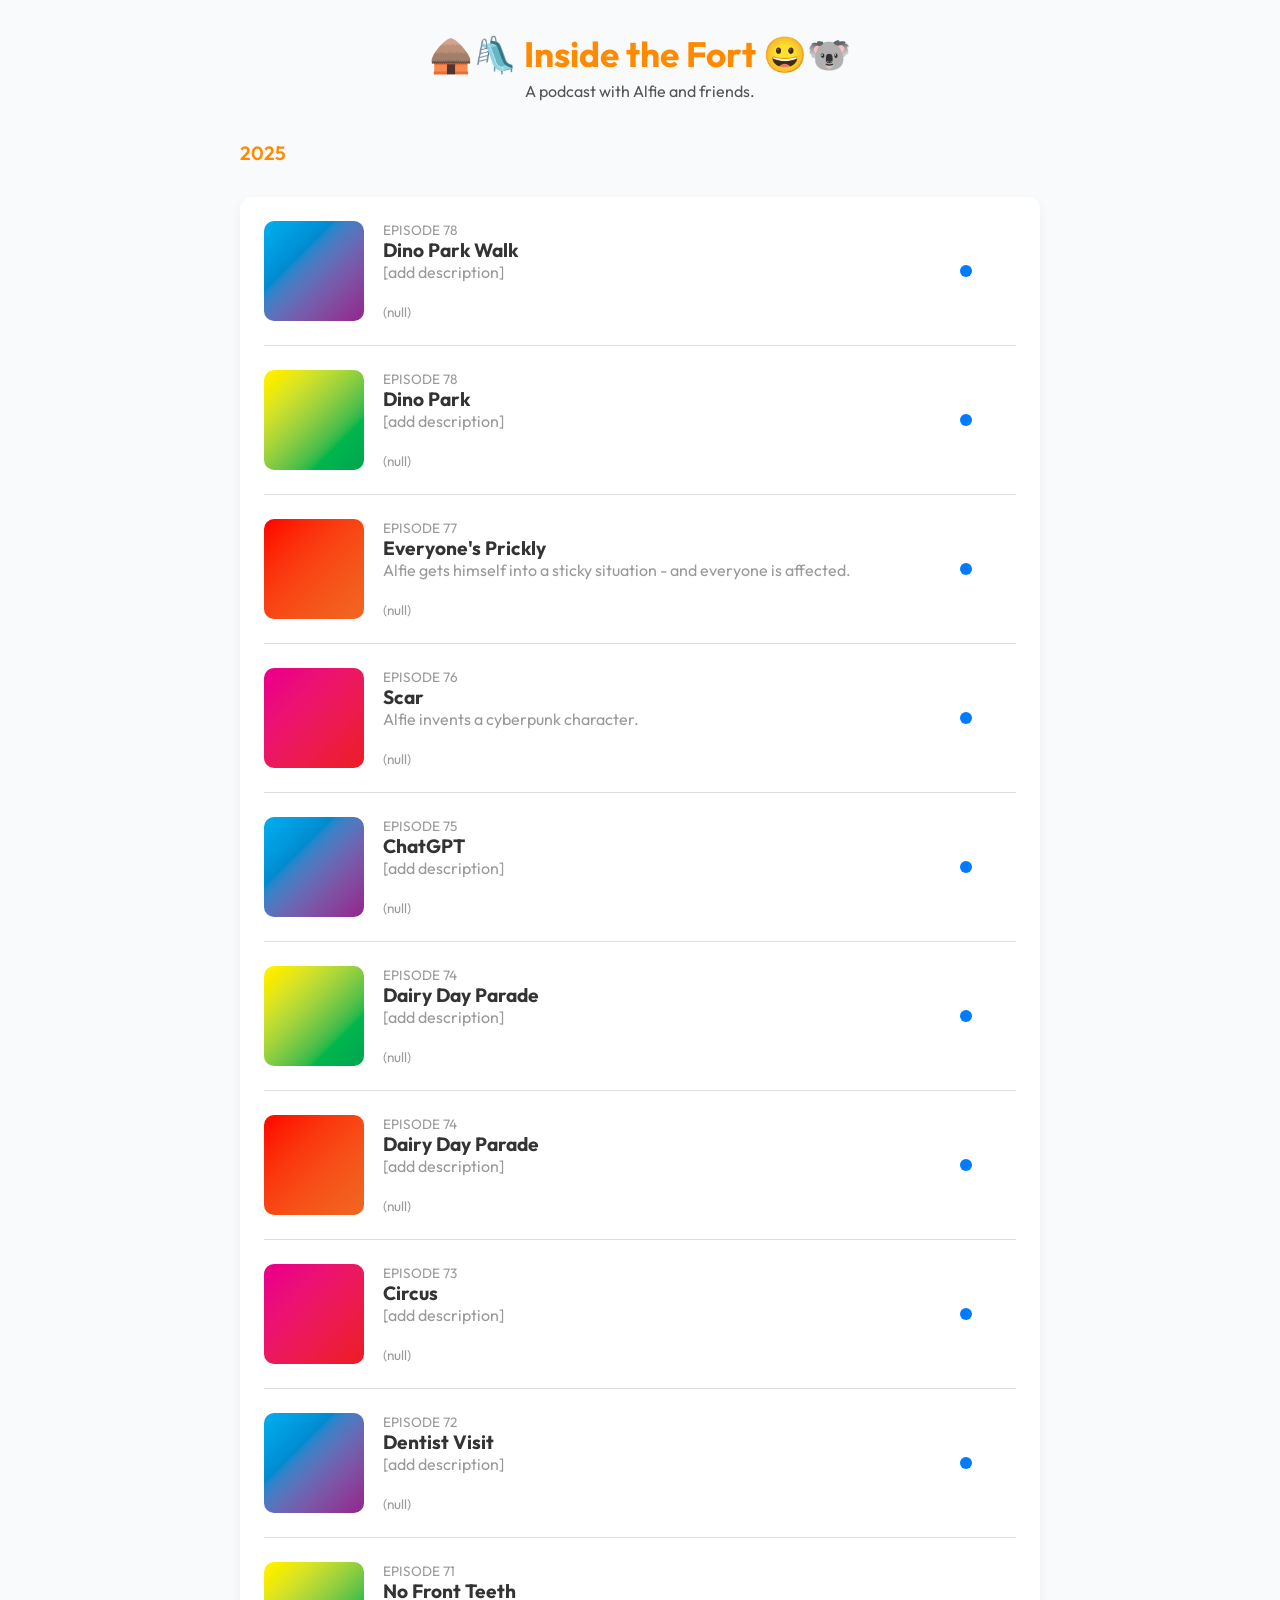
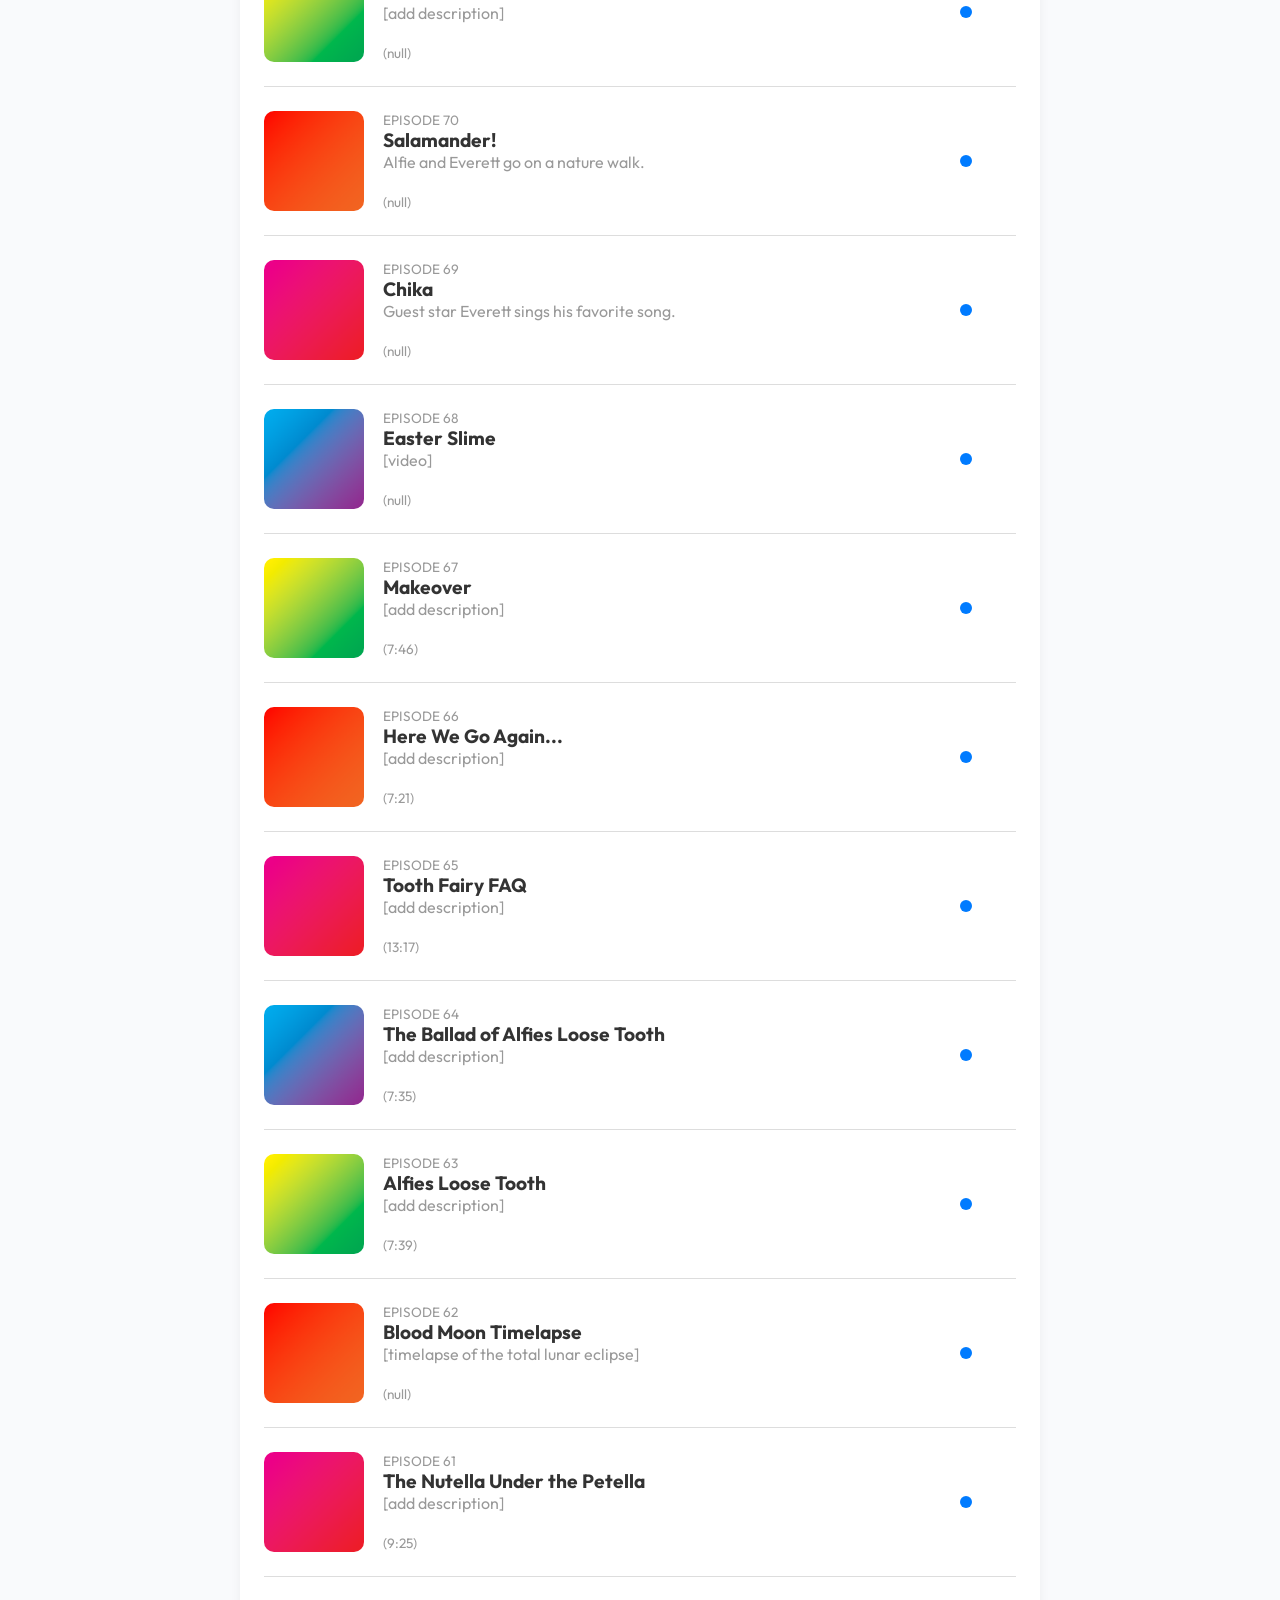
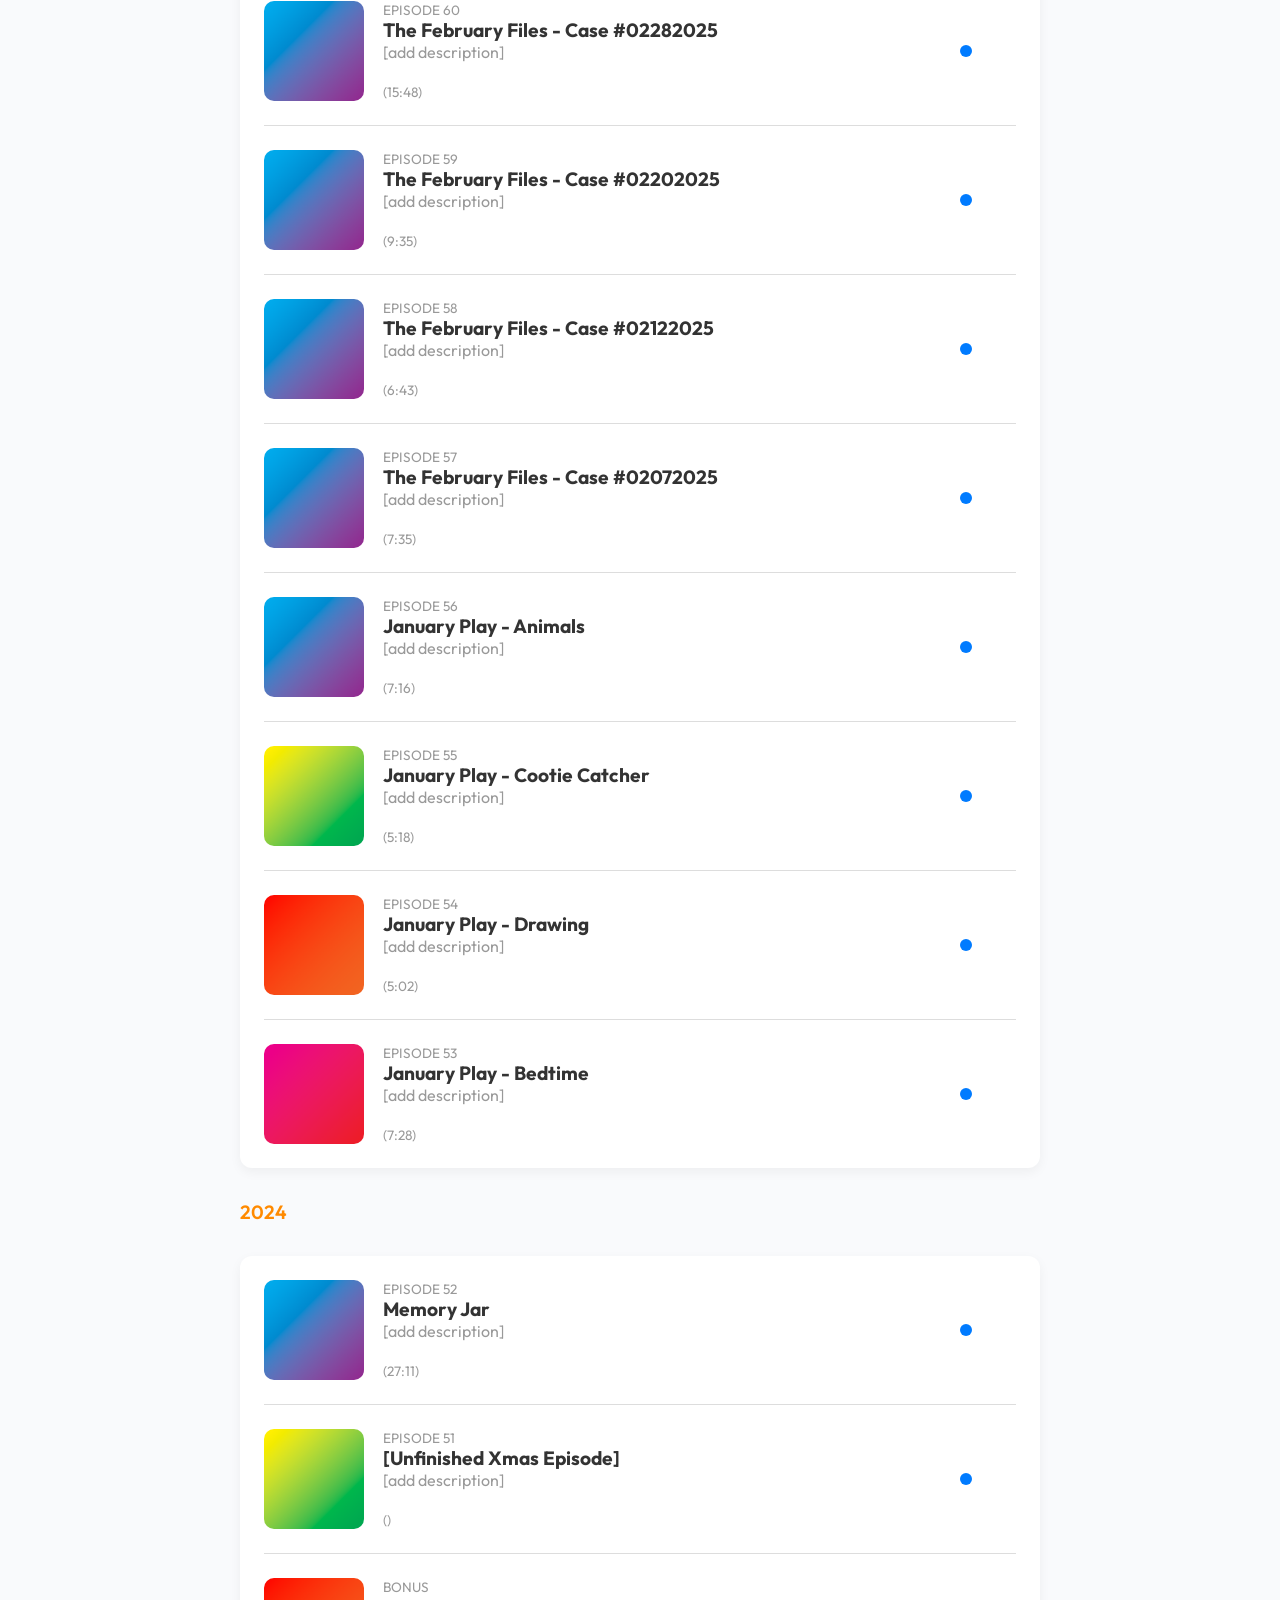
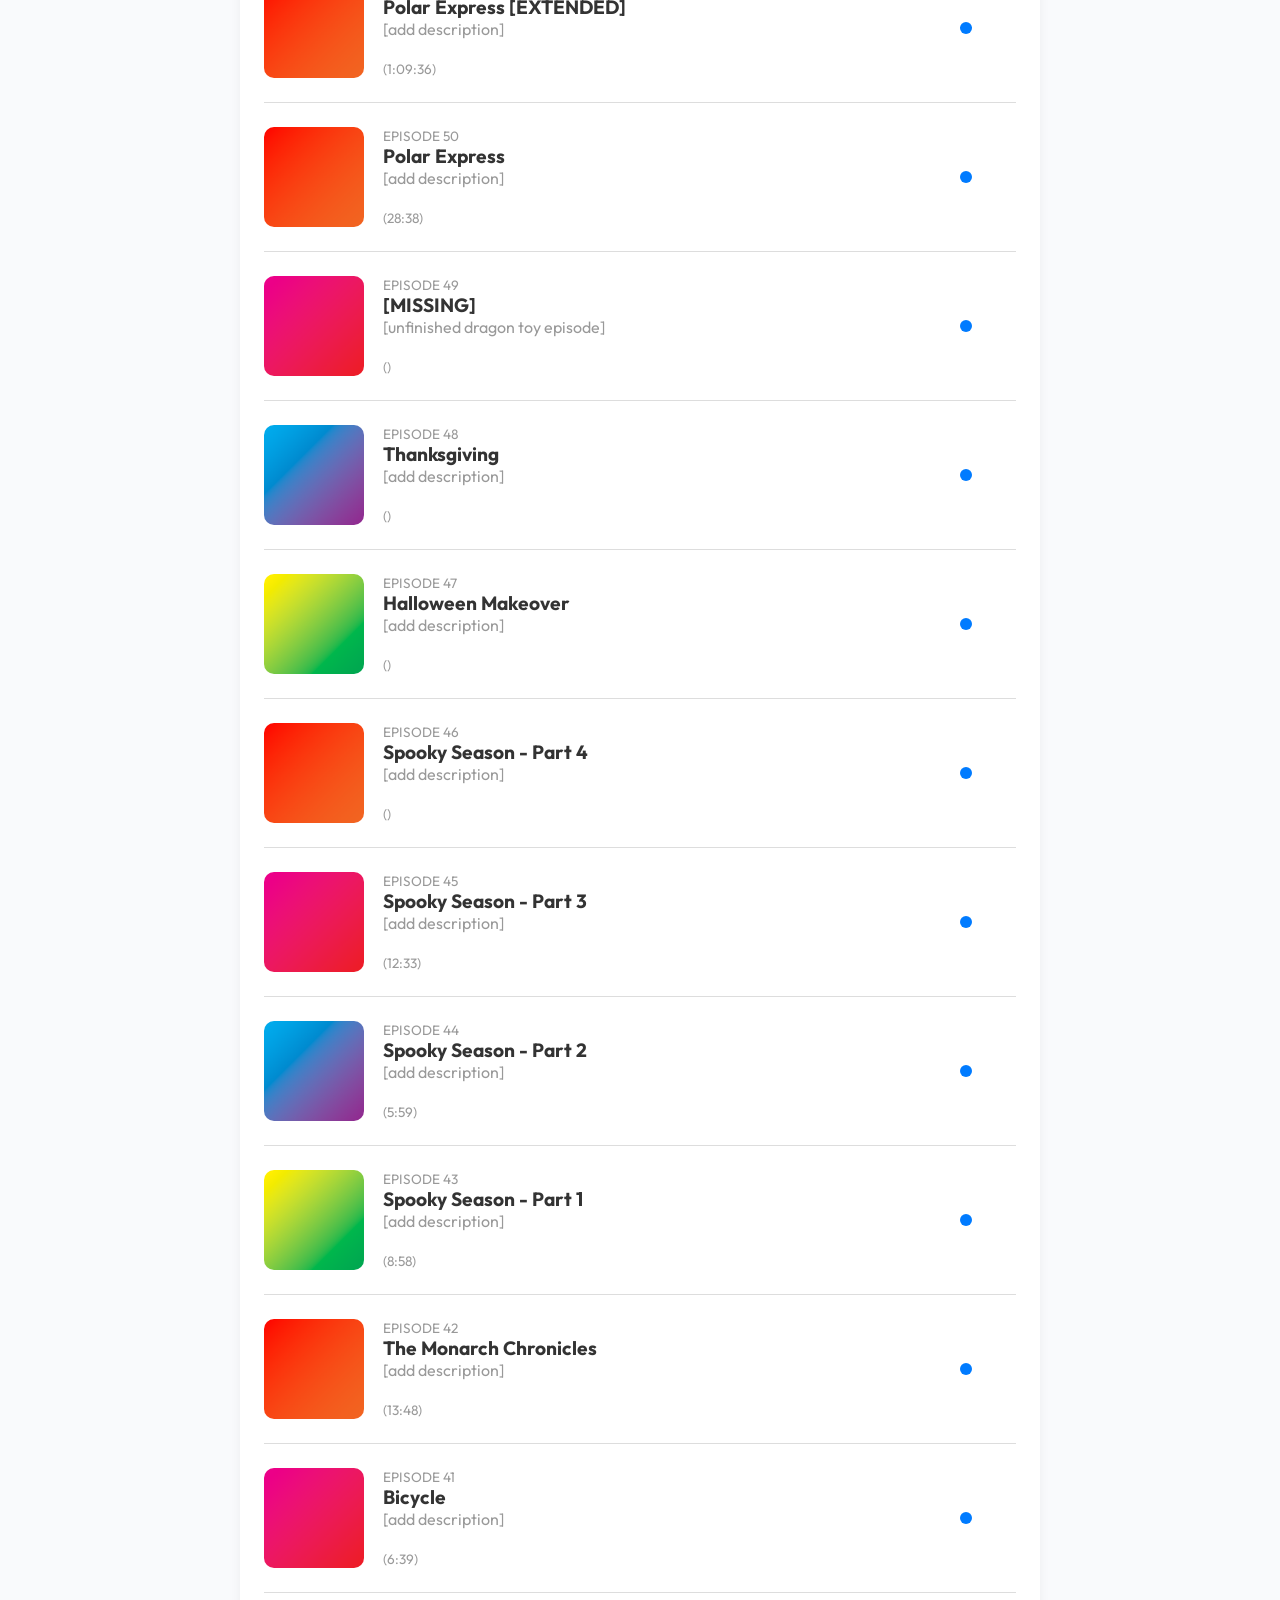
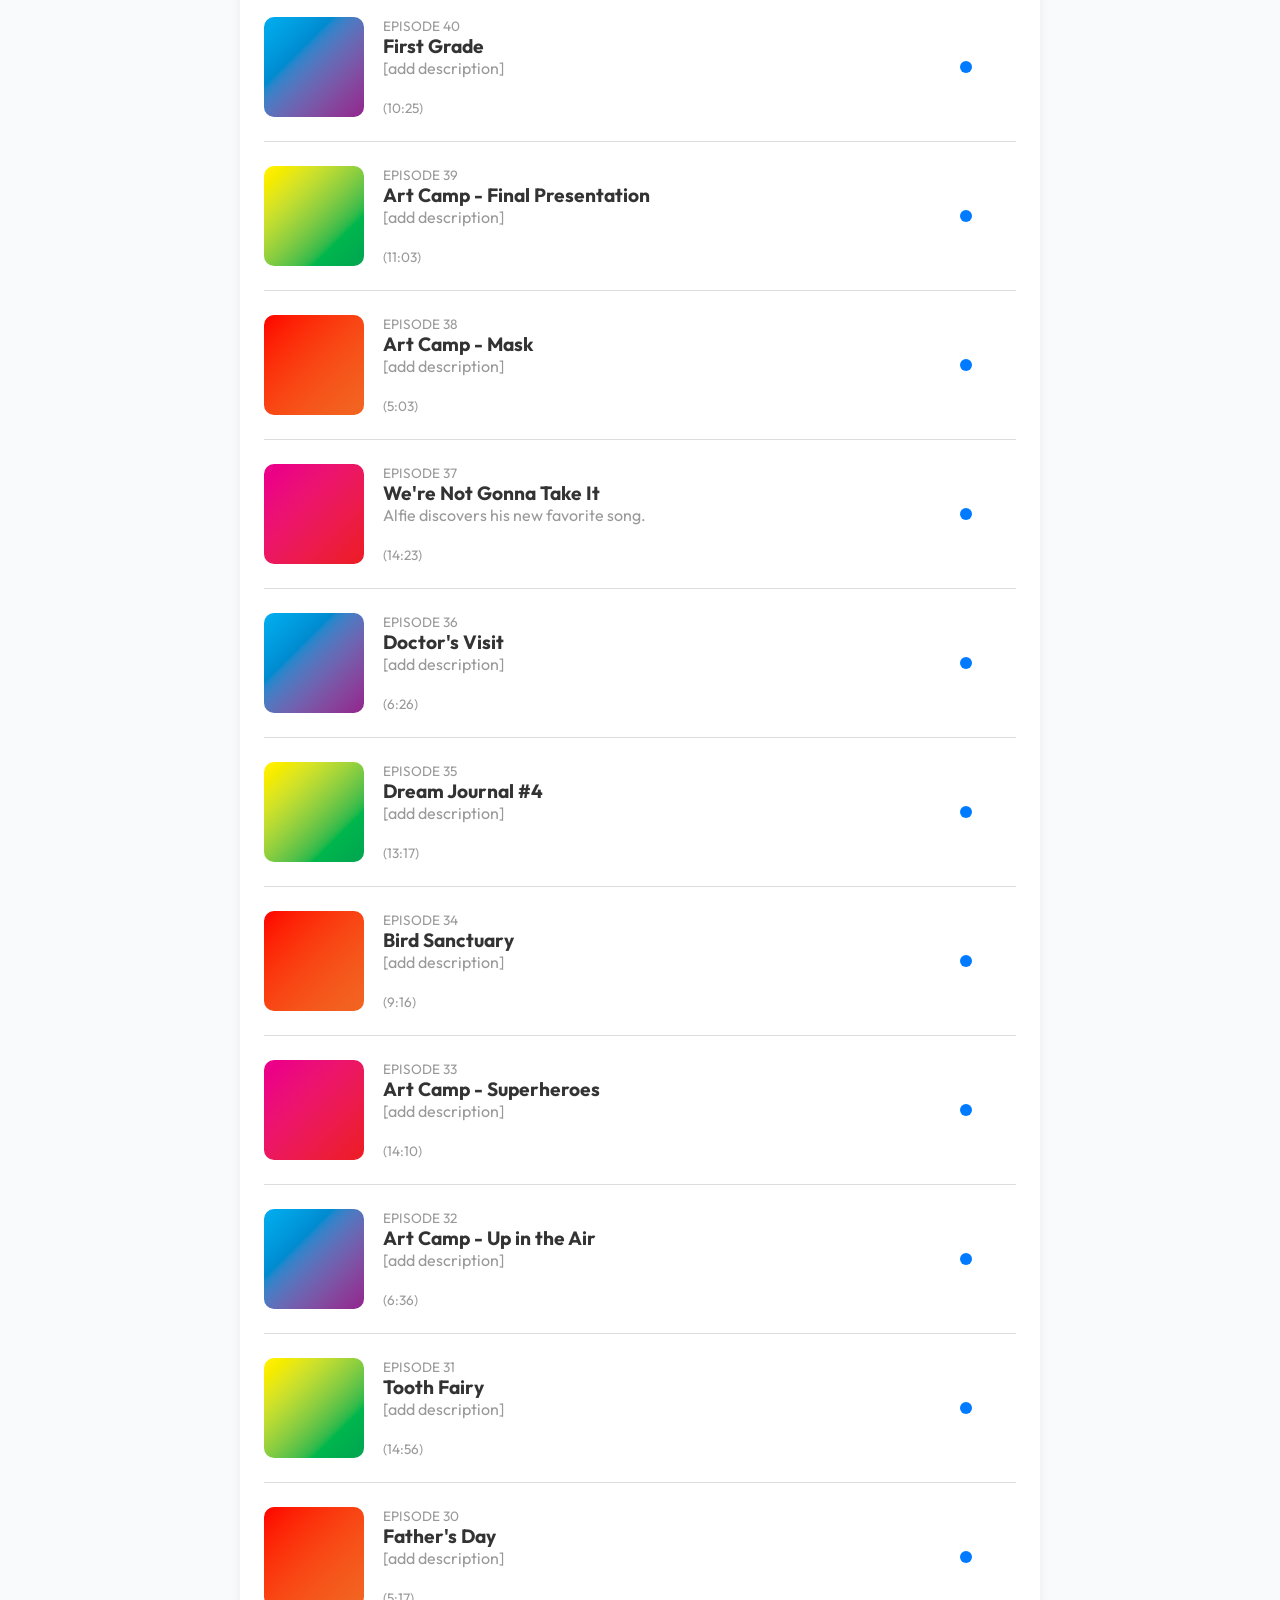
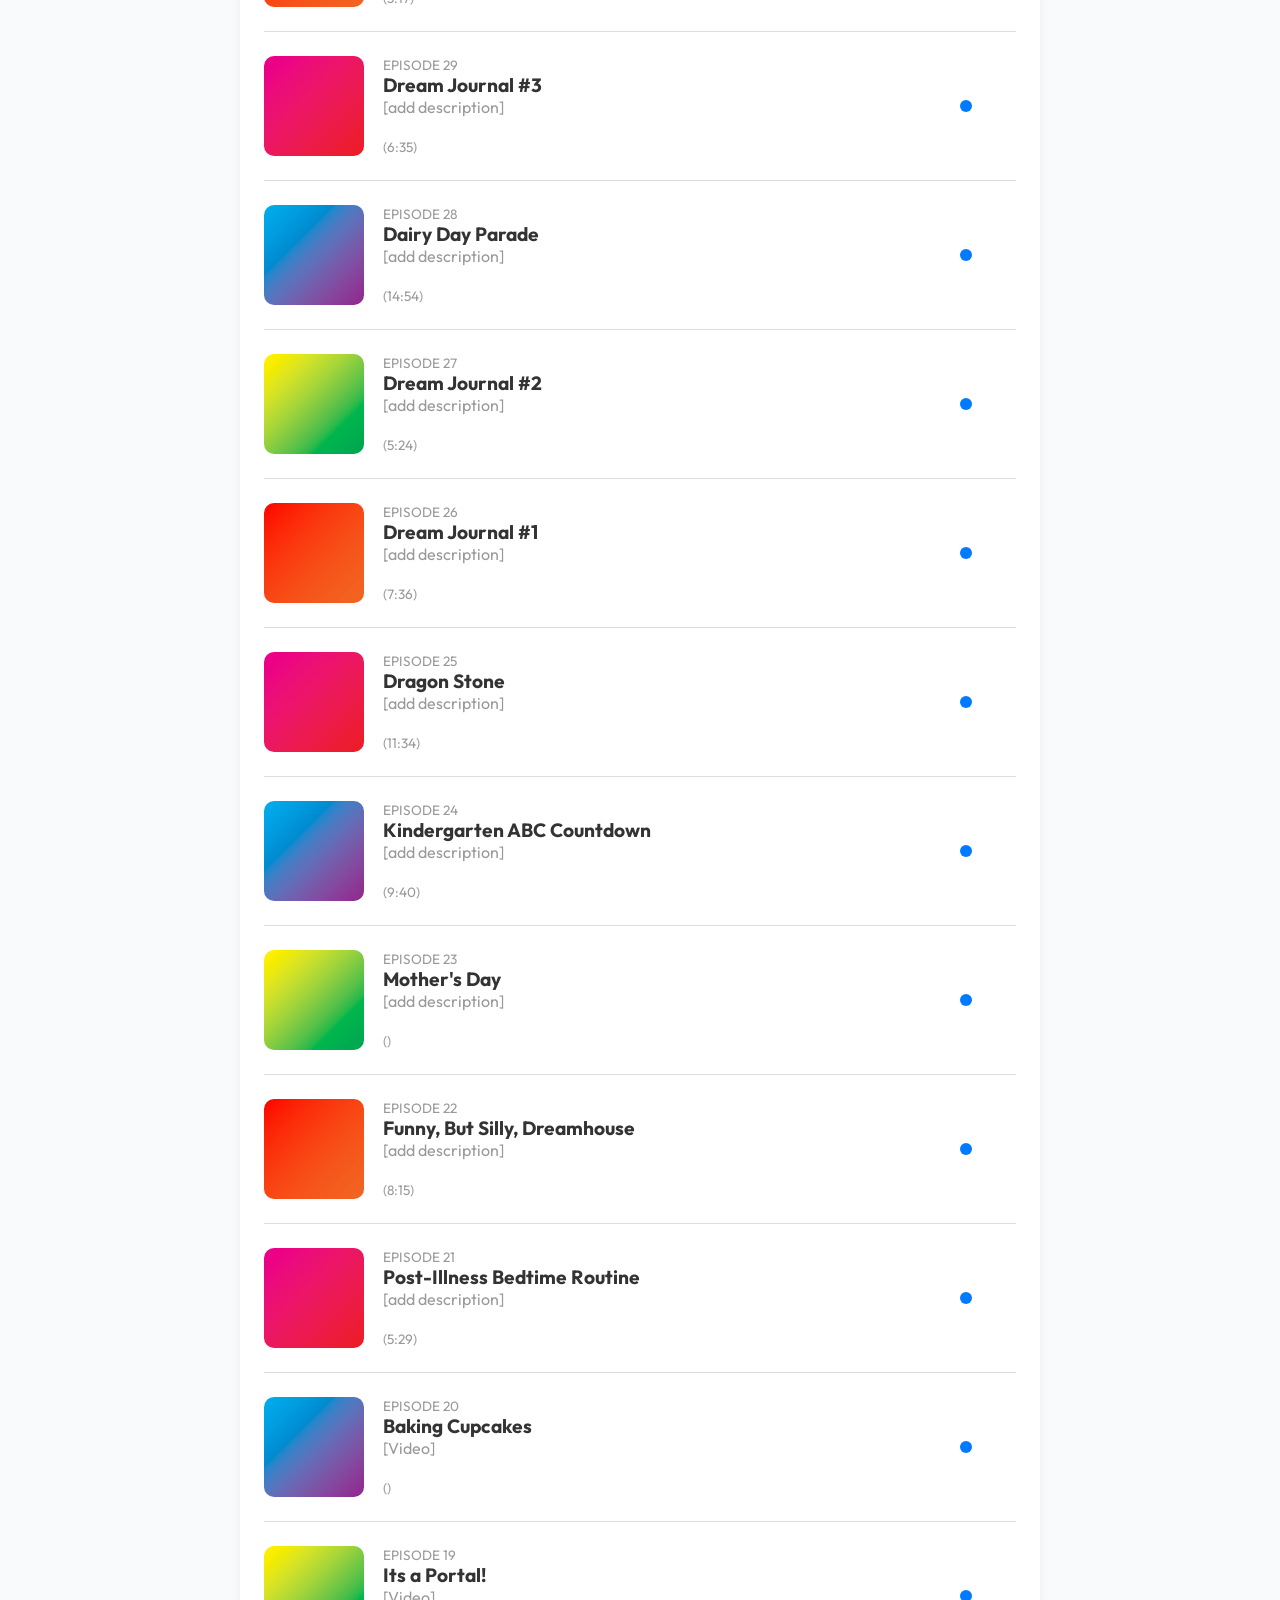
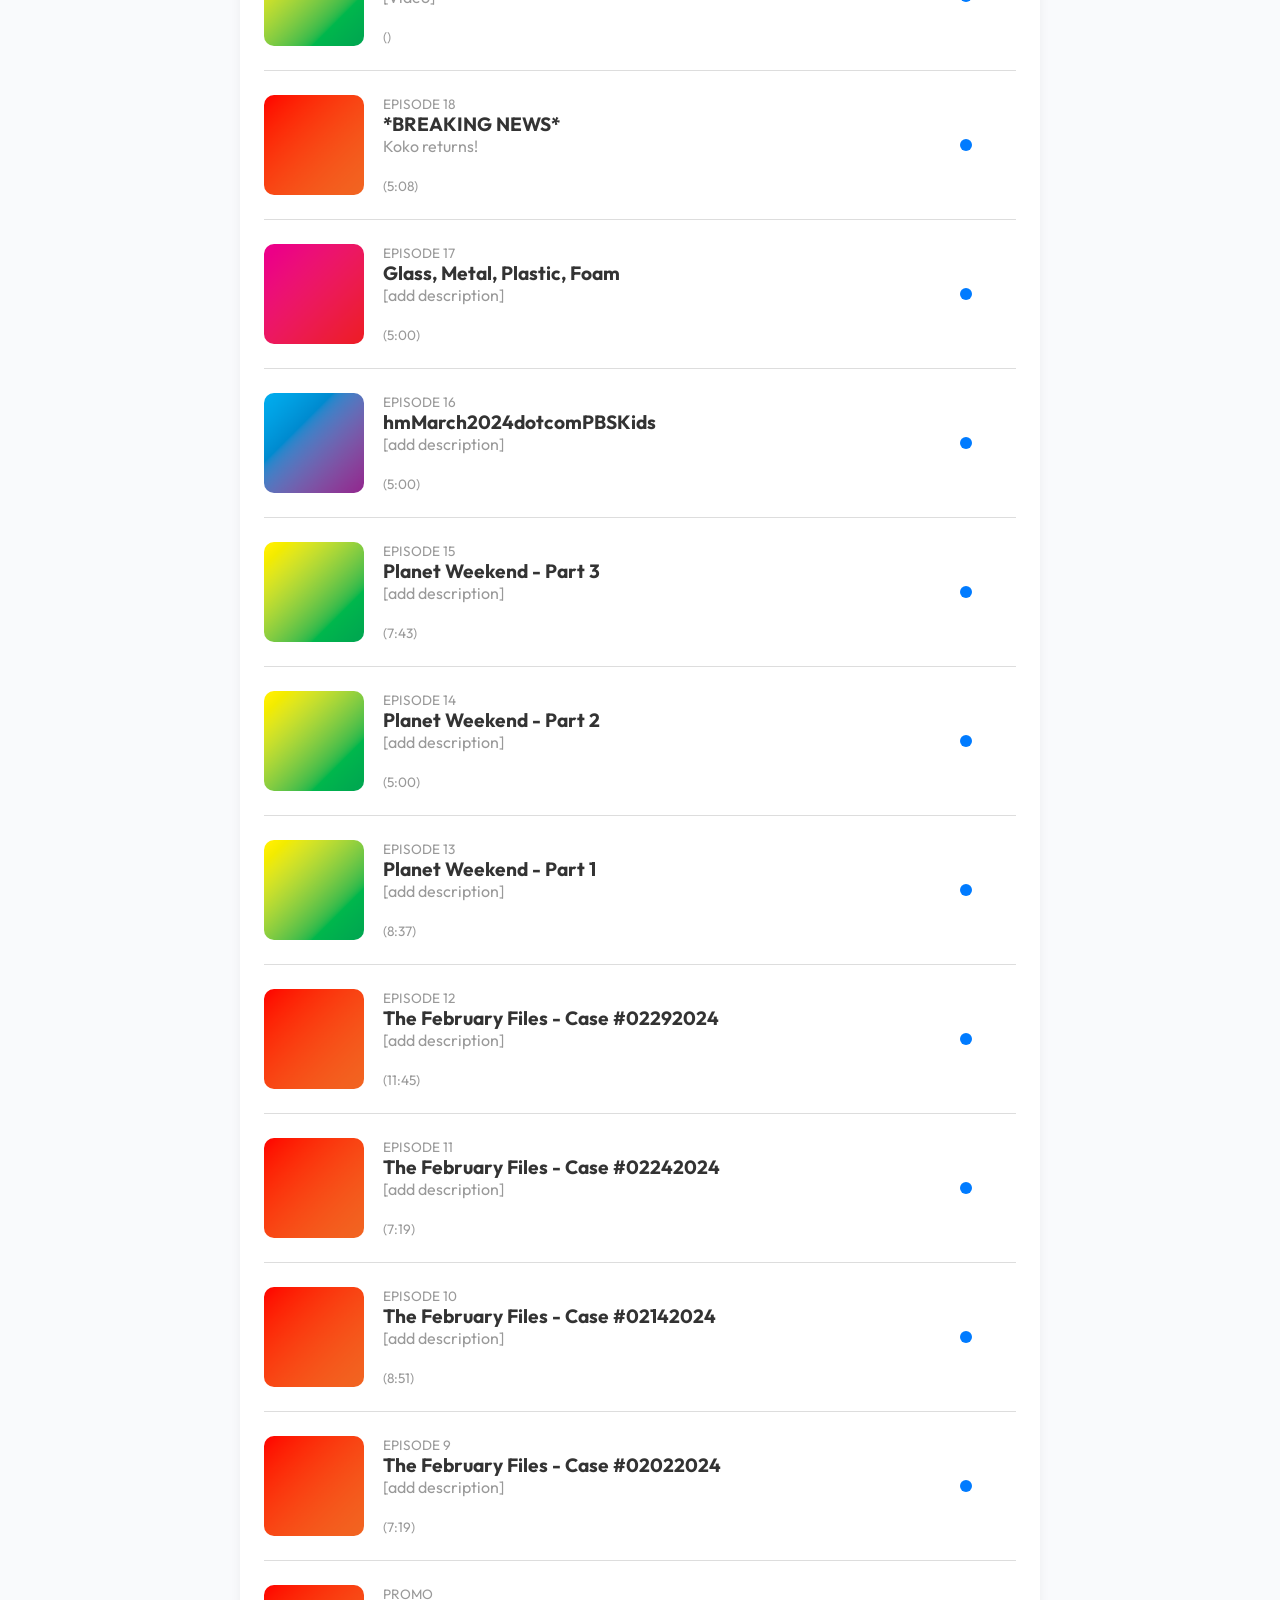
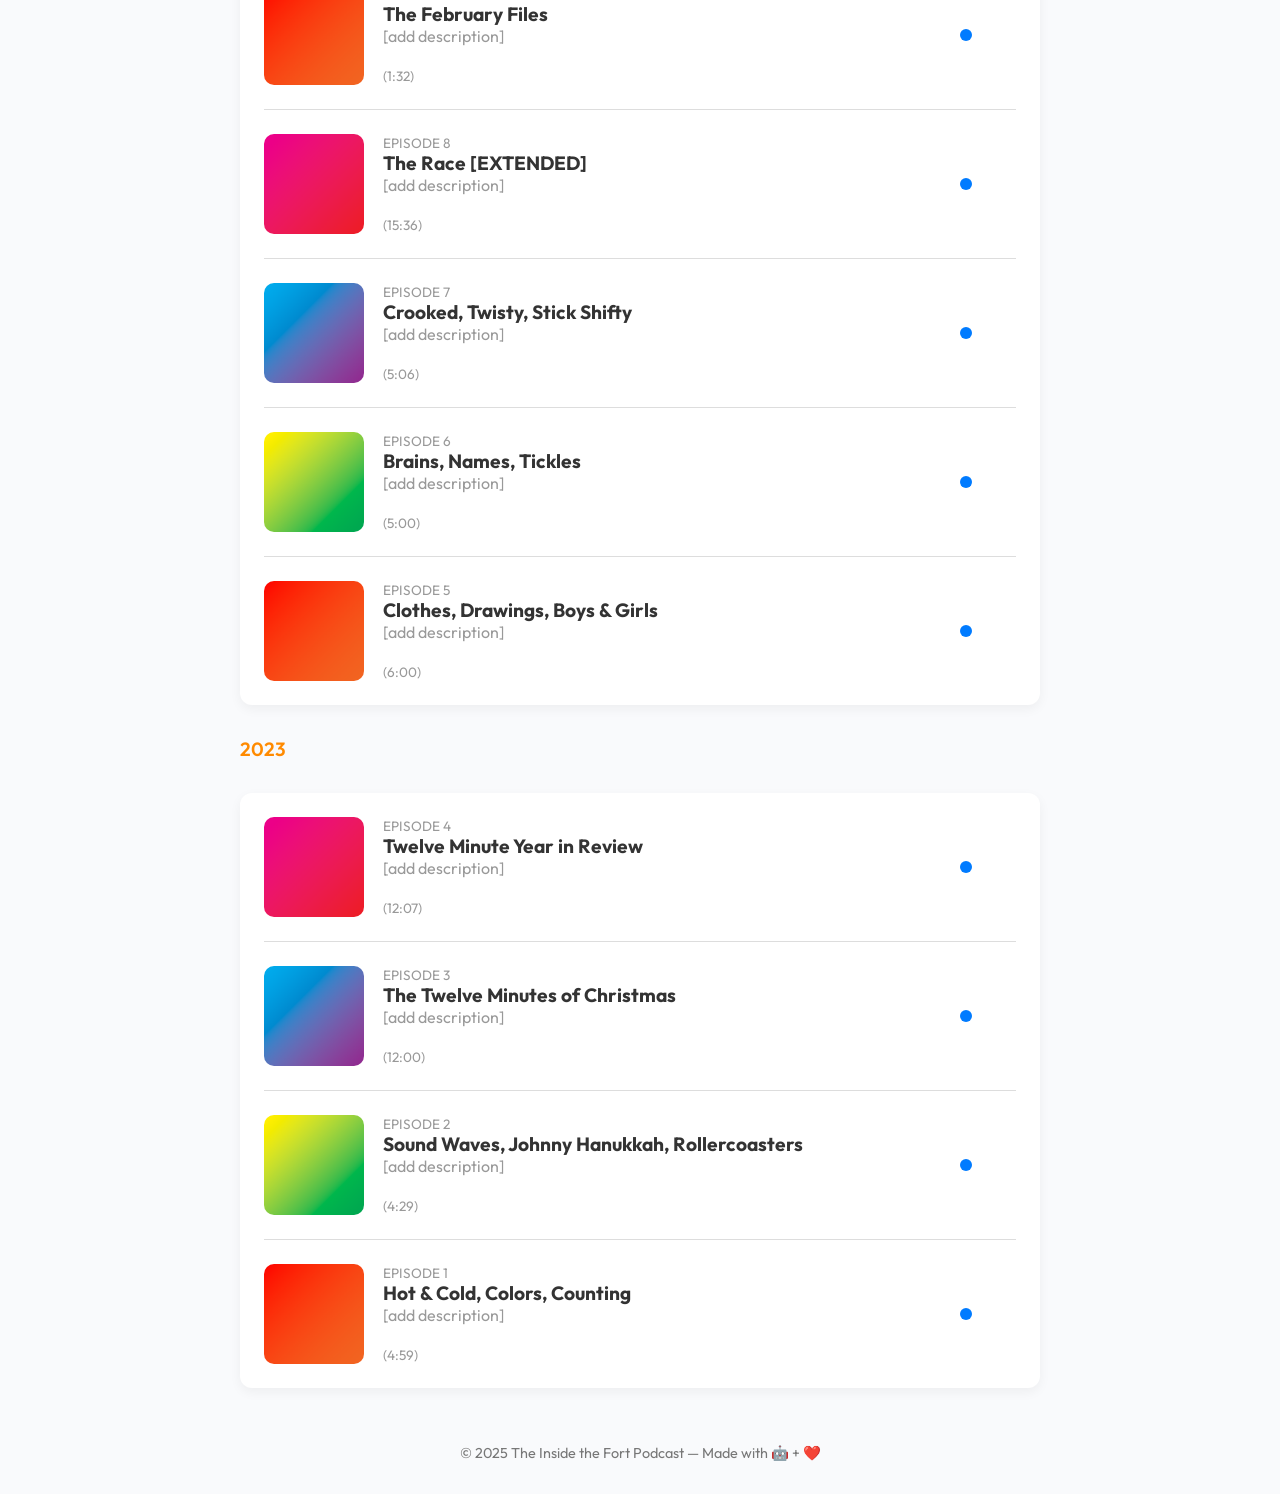
<file: index.html>
<!DOCTYPE html>
<html lang="en">
<head>
  <meta charset="UTF-8" />
  <meta name="viewport" content="width=device-width, initial-scale=1.0" />
  <title>Inside the Fort</title>
  <link href="https://fonts.googleapis.com/css2?family=Outfit:wght@400;600&display=swap" rel="stylesheet">
  <link rel="stylesheet" href="github_test.css" />
</head>

<body>
  <header>
    <h1>🛖🛝 Inside the Fort 😀🐨</h1>
    <p>A podcast with Alfie and friends.</p>
    <!--h1>...</h1-->
  </header>

  <main id="episode-container">
	<!-- Episodes will be loaded here -->
  </main>
    
  <footer>
    <p>© 2025 The Inside the Fort Podcast — Made with 🤖 + ❤️</p>
  </footer>

  <!-- JavaScript -->
<script>
fetch("episodes.json")
  .then(res => res.json())
  .then(episodes => {
    const container = document.getElementById("episode-container");
    const grouped = {};

    // Group episodes by year
    episodes.forEach(ep => {
      if (!grouped[ep.year]) grouped[ep.year] = [];
      grouped[ep.year].push(ep);
    });

    // Sort years (newest first)
    const years = Object.keys(grouped).sort((a, b) => b - a);

    years.forEach(year => {
      const yearGroup = document.createElement("div");
      yearGroup.classList.add("year-group");

      const btn = document.createElement("button");
      btn.classList.add("year-btn");
      btn.textContent = year;

      const episodesDiv = document.createElement("div");
      episodesDiv.classList.add("episodes");

      // Sort by release_date (newest first) or fallback to number if missing
      grouped[year].sort((a, b) => {
        const dateA = a.release_date ? new Date(a.release_date) : null;
        const dateB = b.release_date ? new Date(b.release_date) : null;

        if (dateA && dateB) return dateB - dateA; // newest first
        if (dateA) return -1;
        if (dateB) return 1;

        const numA = parseInt(a.number) || 0;
        const numB = parseInt(b.number) || 0;
        return numB - numA;
      });

      const episodeCard = document.createElement("div");
      episodeCard.classList.add("episode-card");

      grouped[year].forEach((ep, i) => {
        const episodeLabel =
          ep.number === undefined || ep.number === "" ? "" :
          isNaN(ep.number) ? ep.number :
          `EPISODE ${ep.number}`;

        episodeCard.innerHTML += `
          <div class="episode">
            <img src="${ep.image}" alt="${ep.title} cover" class="cover">
            <div class="content">
              <div class="meta top">
                <span class="episode-number">${episodeLabel}</span>
              </div>
              <h2>${ep.title}</h2>
              <p class="desc">${ep.description}</p>
              <div class="meta bottom">
                <span class="duration">(${ep.duration})</span>
              </div>
            </div>
            <div class="status-container">
              <div class="status-dot new"></div>
            </div>
          </div>
          ${i < grouped[year].length - 1 ? '<hr class="episode-divider">' : ''}
        `;
      });

      episodesDiv.appendChild(episodeCard);
      yearGroup.appendChild(btn);
      yearGroup.appendChild(episodesDiv);
      container.appendChild(yearGroup);
    });

    // Collapsible years
    document.querySelectorAll(".year-btn").forEach(btn => {
      btn.addEventListener("click", () => {
        const yearGroup = btn.closest(".year-group");
        const episodesDiv = btn.nextElementSibling;
        const isHidden = episodesDiv.style.display === "none";
        episodesDiv.style.display = isHidden ? "block" : "none";
        yearGroup.classList.toggle("collapsed", !isHidden);
      });
    });
  })
  .catch(err => console.error("Error loading episodes:", err));
</script>

</body>
</html>
</file>
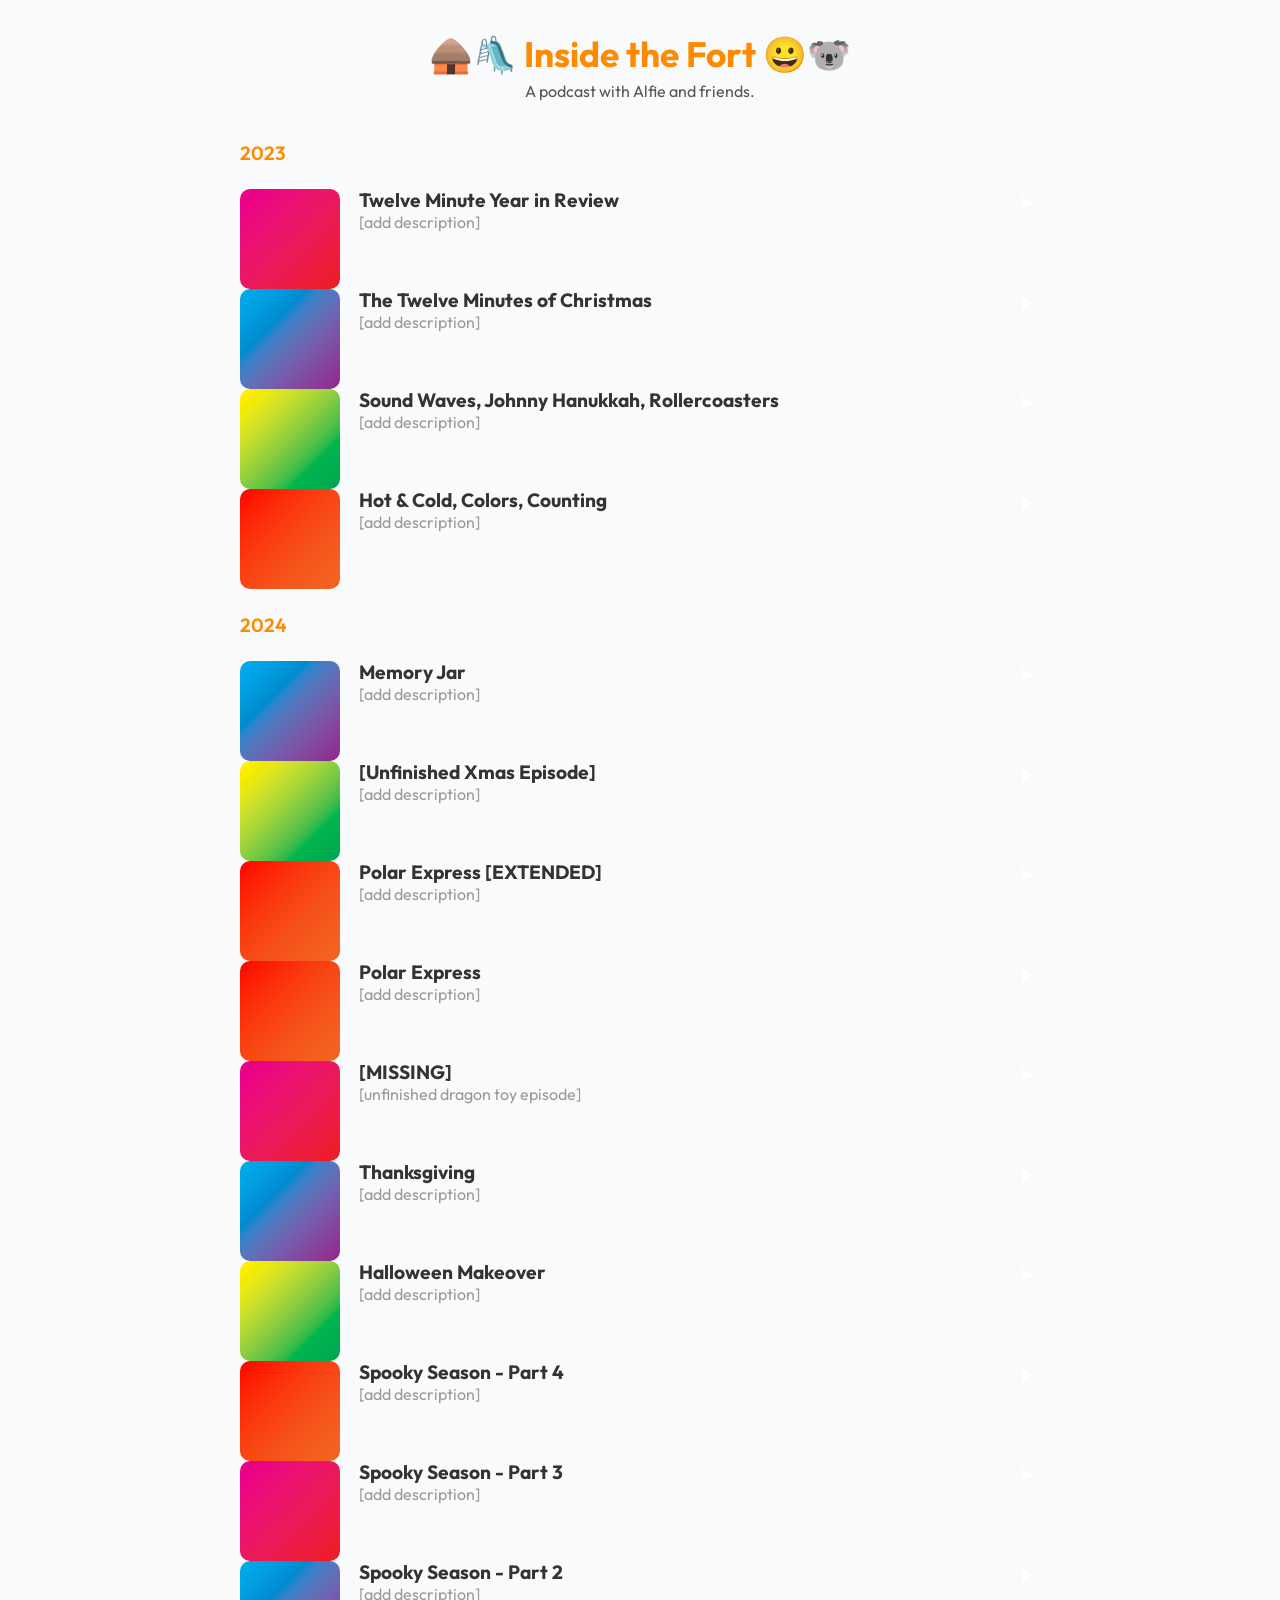
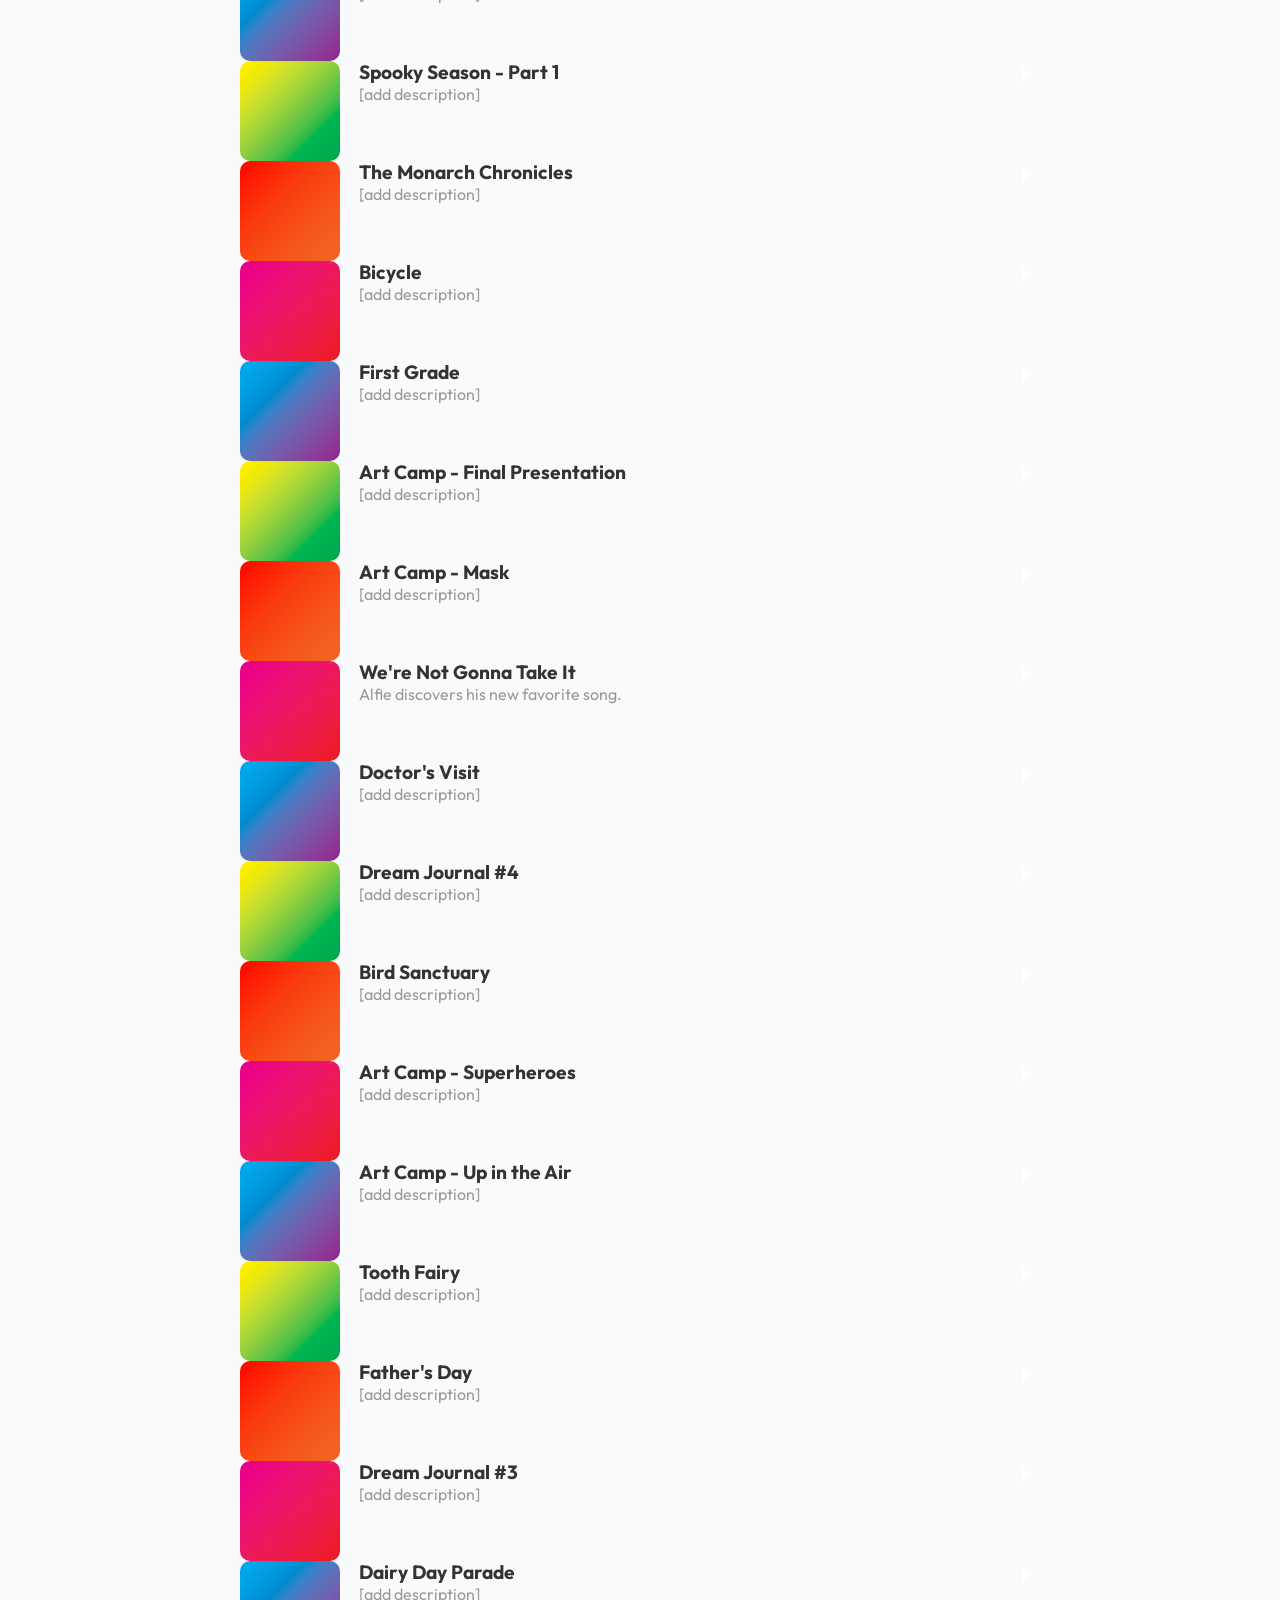
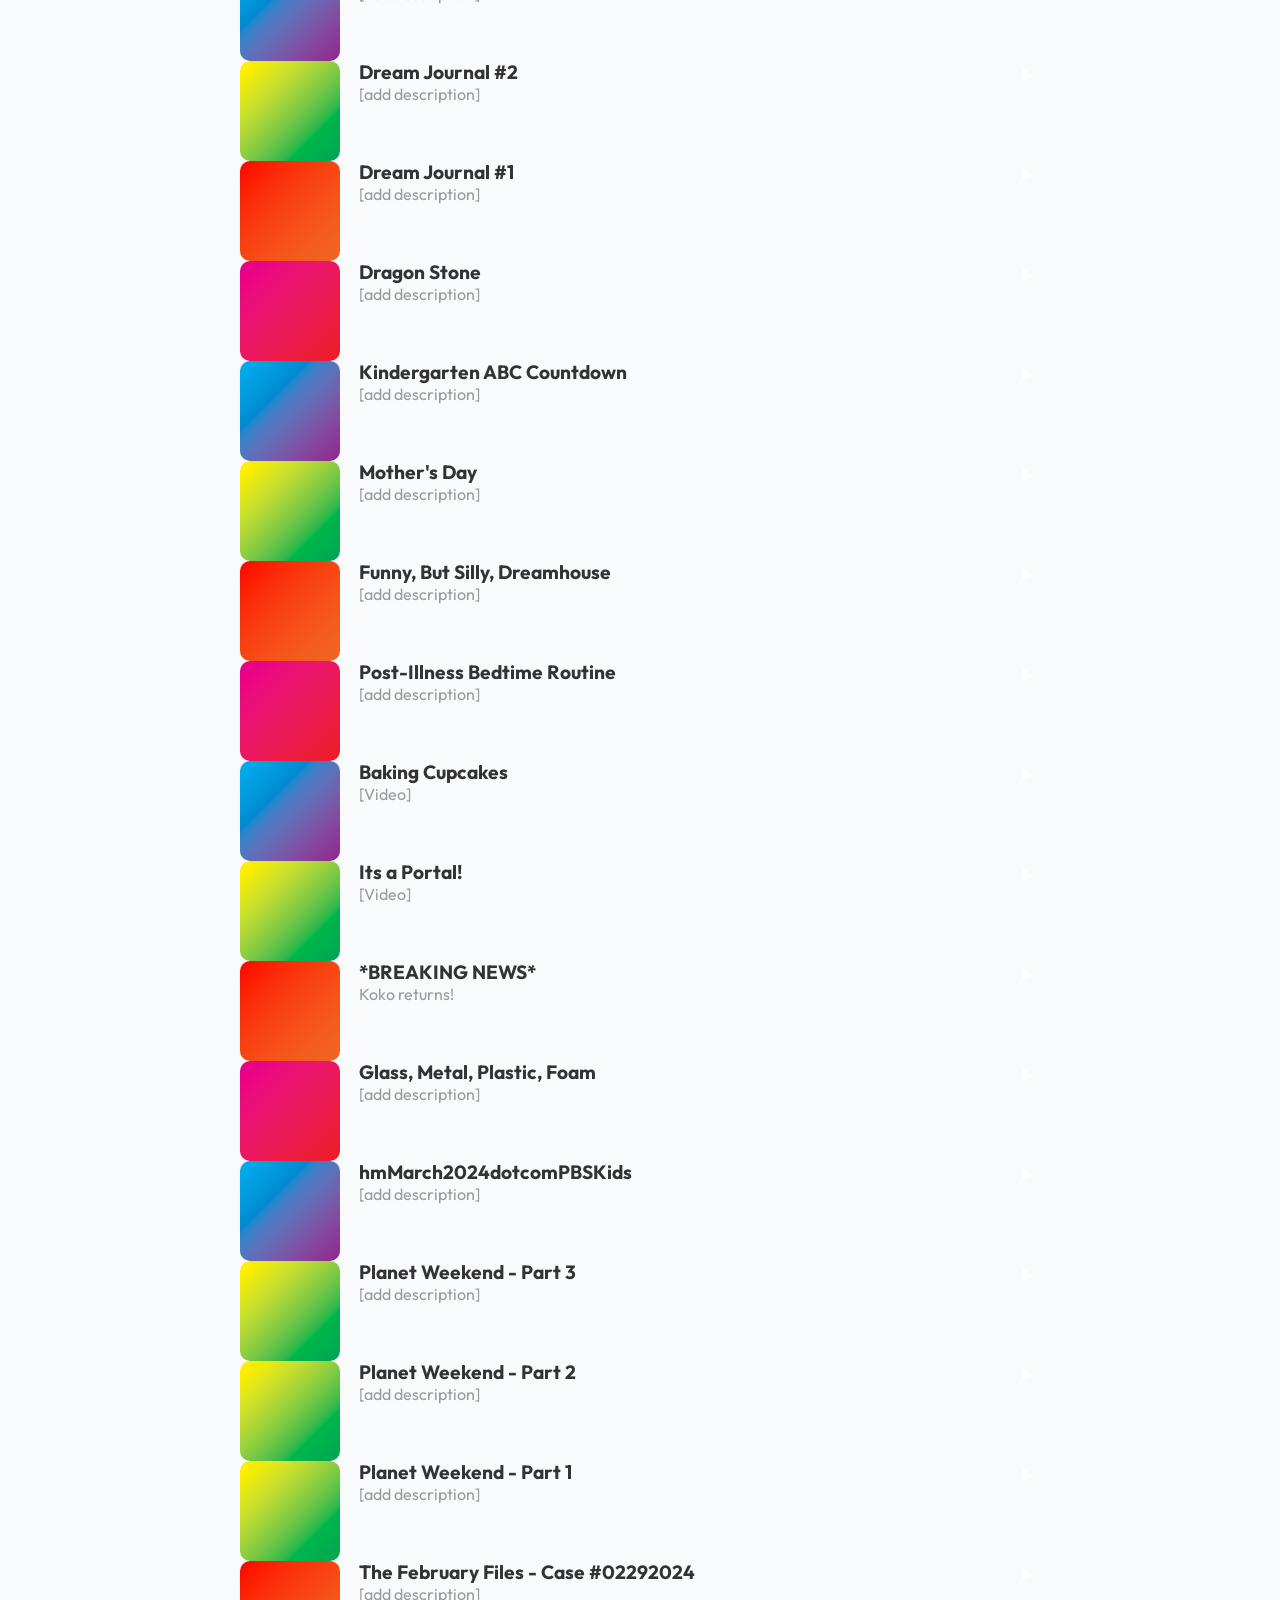
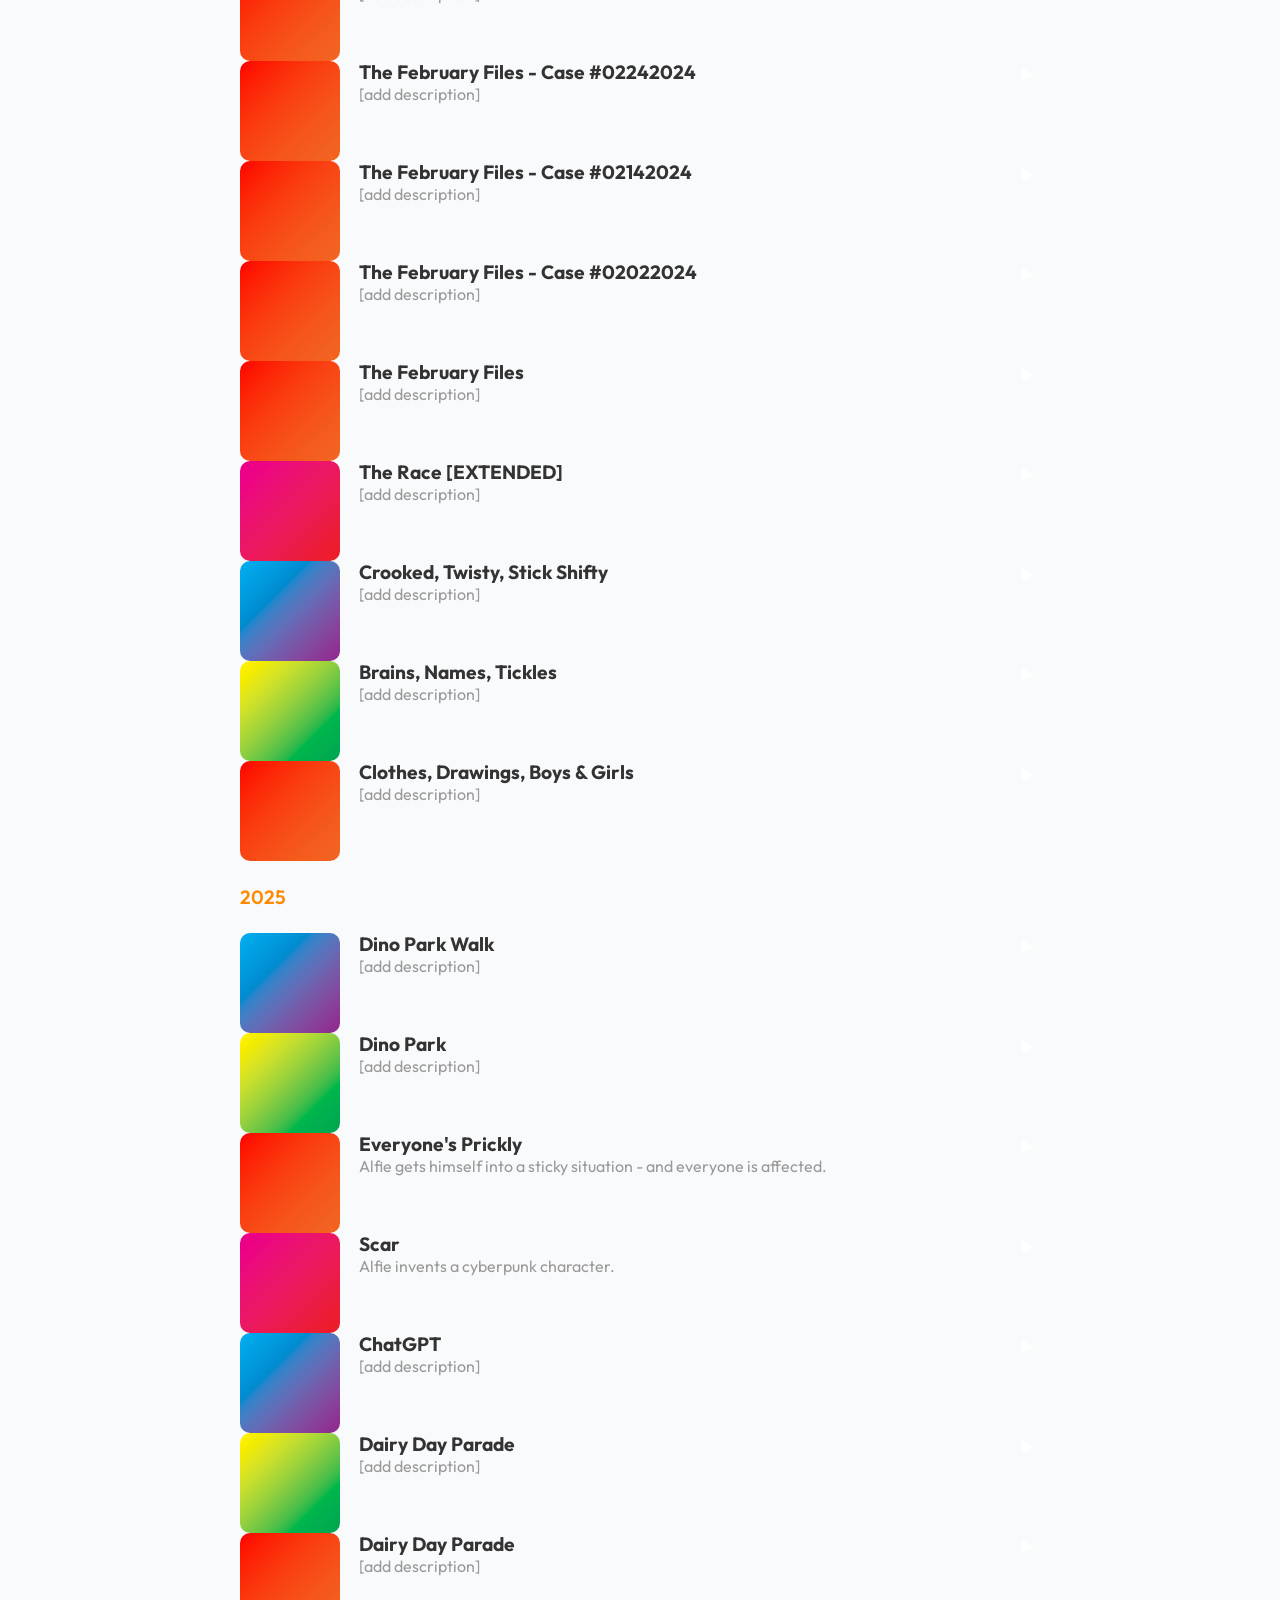
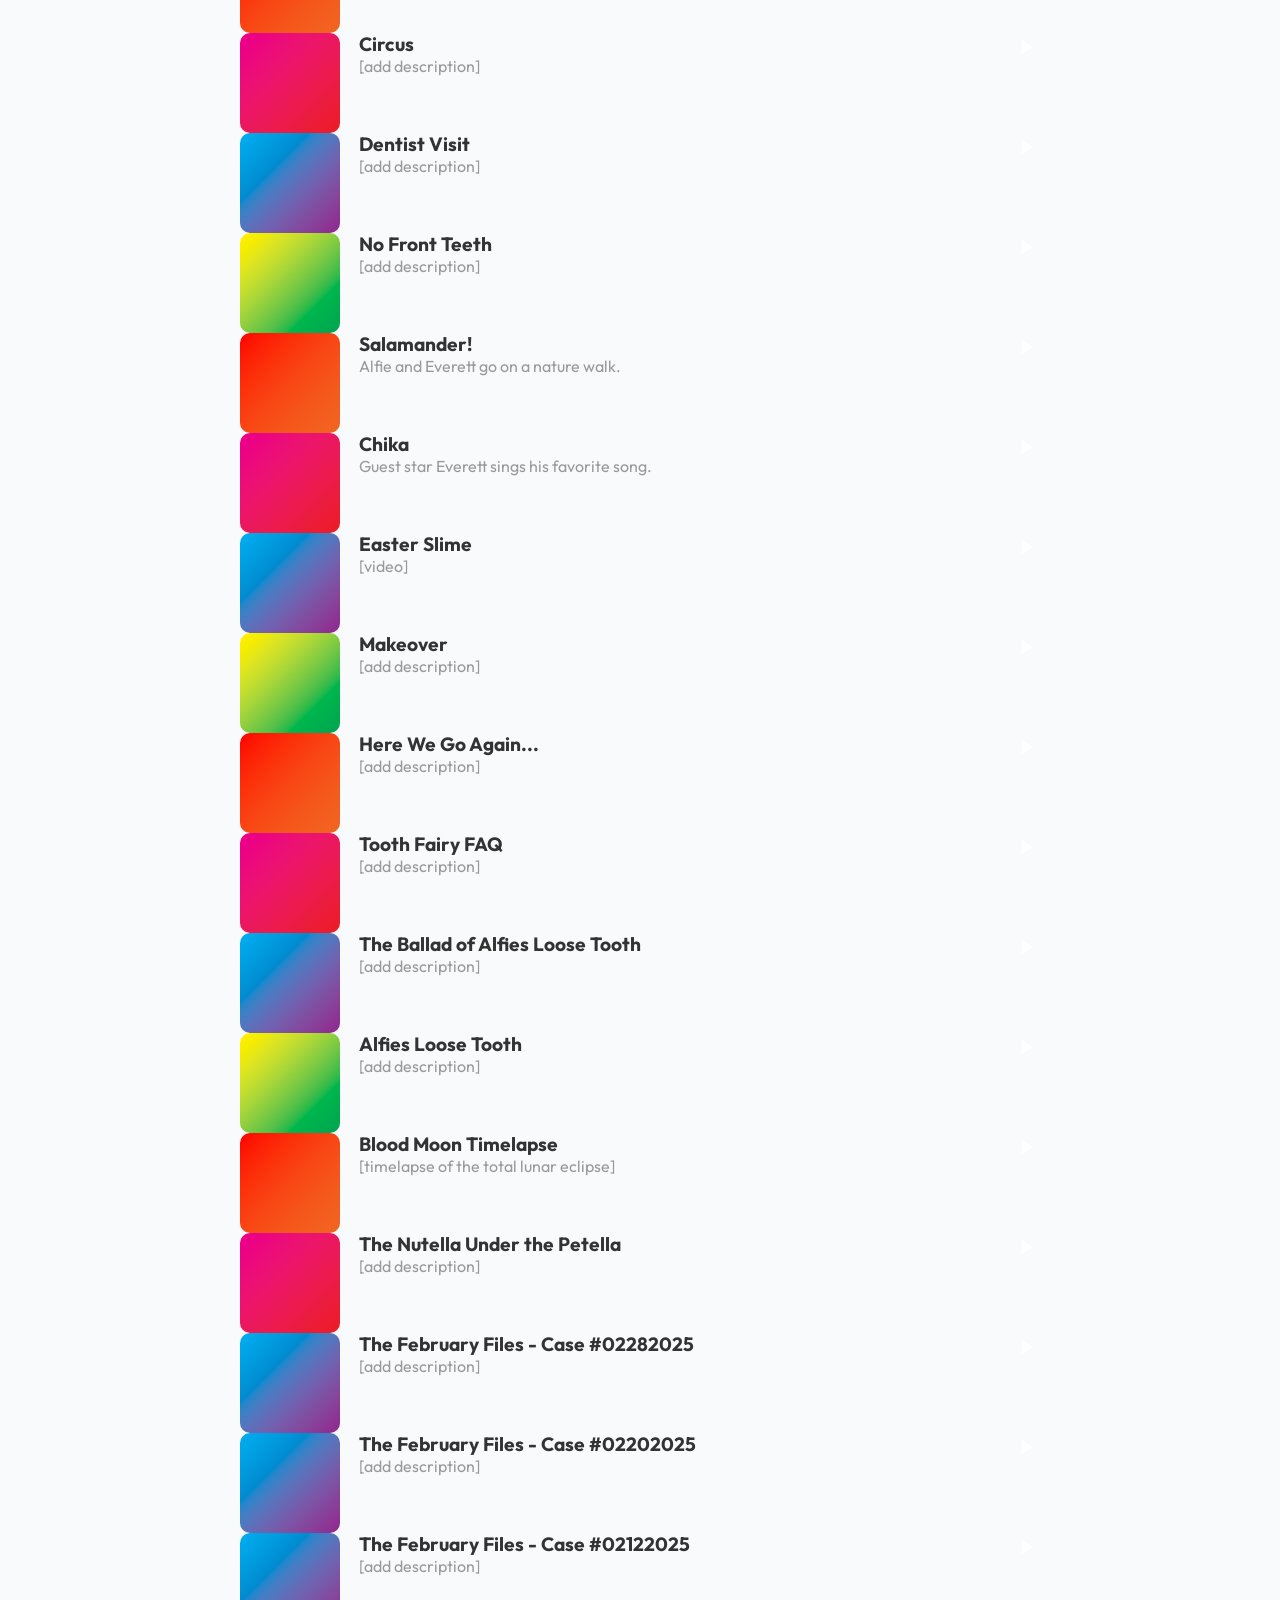
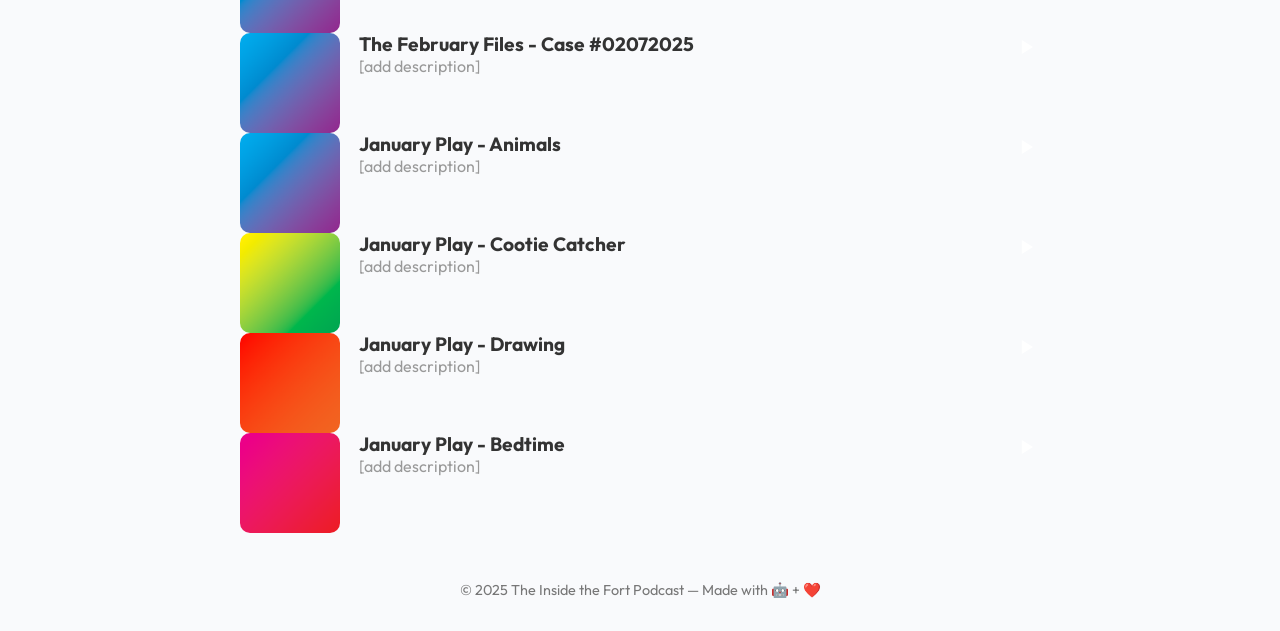
<file: github_test.html>
<!DOCTYPE html>
<html lang="en">
<head>
  <meta charset="UTF-8" />
  <meta name="viewport" content="width=device-width, initial-scale=1.0" />
  <title>Inside the Fort</title>
  <link href="https://fonts.googleapis.com/css2?family=Outfit:wght@400;600&display=swap" rel="stylesheet">
  <link rel="stylesheet" href="github_test.css" />
</head>

<body>
  <header>
    <h1>🛖🛝 Inside the Fort 😀🐨</h1>
    <p>A podcast with Alfie and friends.</p>
    <!--h1>...</h1-->
  </header>

  <main id="episode-container">
	<!-- Episodes will be loaded here -->
  </main>
    
  <footer>
    <p>© 2025 The Inside the Fort Podcast — Made with 🤖 + ❤️</p>
  </footer>

  <!-- JavaScript -->
<script>
fetch("episodes.json")
  .then(res => res.json())
  .then(episodes => {
    const container = document.getElementById("episode-container");
    const grouped = {};

    // Group episodes by year
    episodes.forEach(ep => {
      if (!grouped[ep.year]) grouped[ep.year] = [];
      grouped[ep.year].push(ep);
    });

    // Build HTML per year
    for (const year in grouped) {
      const yearGroup = document.createElement("div");
      yearGroup.classList.add("year-group");

      const btn = document.createElement("button");
      btn.classList.add("year-btn");
      btn.textContent = year;

      const epDiv = document.createElement("div");
      epDiv.classList.add("episodes");

      grouped[year].forEach(ep => {
        epDiv.innerHTML += `
          <section class="episode" data-year="${ep.year}">
            <img src="${ep.image}" alt="${ep.title} cover" class="cover">
            <div class="content">
              <h2>${ep.title}</h2>
              <p class="desc">${ep.description}</p>
              ${ep.date ? `<div class="meta"><span class="release-date">${ep.date}</span> • <span class="duration">${ep.duration || ''}</span></div>` : ''}
            </div>
            <div class="play-btn" data-episode="${ep.audio}">
              <svg class="icon play" viewBox="0 0 100 100" width="28" height="28" fill="white">
                <polygon points="35,25 75,50 35,75"/>
              </svg>
              <svg class="icon pause" viewBox="0 0 100 100" width="28" height="28" fill="white">
                <rect x="35" y="25" width="10" height="50"/>
                <rect x="55" y="25" width="10" height="50"/>
              </svg>
            </div>
          </section>
        `;
      });

      yearGroup.appendChild(btn);
      yearGroup.appendChild(epDiv);
      container.appendChild(yearGroup);
    }
  })
  .then(() => {
    // Once loaded, re-run your play/pause + collapsible logic
    const player = new Audio();
    document.querySelectorAll('.play-btn').forEach(btn => {
      const playIcon = btn.querySelector('.icon.play');
      const pauseIcon = btn.querySelector('.icon.pause');
      pauseIcon.style.display = 'none';

      btn.addEventListener('click', () => {
        const src = btn.getAttribute('data-episode');
        if (player.src.includes(src) && !player.paused) {
          player.pause();
          playIcon.style.display = 'block';
          pauseIcon.style.display = 'none';
        } else {
          document.querySelectorAll('.play-btn').forEach(b => {
            b.querySelector('.icon.play').style.display = 'block';
            b.querySelector('.icon.pause').style.display = 'none';
          });
          player.src = src;
          player.play();
          playIcon.style.display = 'none';
          pauseIcon.style.display = 'block';
        }
      });
    });

    document.querySelectorAll('.year-btn').forEach(btn => {
      btn.addEventListener('click', () => {
        const episodesDiv = btn.nextElementSibling;
        const isHidden = episodesDiv.style.display === 'none';
        episodesDiv.style.display = isHidden ? 'block' : 'none';
      });
    });
  })
  .catch(err => console.error("Error loading episodes:", err));
</script>

</body>
</html>
</file>
<file: github_test.css>
/* Reset */
* {
  box-sizing: border-box;
  border: none;
  margin: 0;
  padding: 0;
}

html {
  overflow-y: scroll;
}

body {
  font-family: 'Outfit', sans-serif;
  background: #f9fafc;
  color: #333;
  display: flex;
  flex-direction: column;
  align-items: center;
  padding: 2rem 1rem;
}

/* Header */
header {
  text-align: center;
  margin-bottom: 1rem;
  white-space: nowrap;
  overflow: hidden;
  text-overflow: ellipsis;
}

h1 {
  font-size: 2.2rem;
  color: #ff8a00;
  margin-bottom: 0.3rem;
}

header p {
  font-size: 1rem;
  color: #555;
  white-space: nowrap;
  overflow: hidden;
  text-overflow: ellipsis;
}

main {
  max-width: 800px;
  width: 100%;
}

/* Year group */
.year-group {
  margin: 0;
}

.year-btn {
  width: 100%;
  background: none;
  color: #ff8a00;
  padding: 1.5rem 0;
  font-family: 'Outfit', sans-serif;
  font-size: 1.2rem;
  font-weight: 600;
  text-align: left;
  border-radius: 8px;
  cursor: pointer;
  white-space: nowrap;
  overflow: hidden;
  text-overflow: ellipsis;
}

.year-group.collapsed .year-btn {
  padding-bottom: 0;
}

/* Episode card */
.episode-card {
  background: white;
  border-radius: 12px;
  box-shadow: 0 4px 12px rgba(0,0,0,0.05);
  padding: 1.5rem;
  margin: 0.5rem 0;
  display: flex;
  flex-direction: column;
  gap: 1rem;
}

/* Episode layout */
.episode {
  display: flex;
  gap: 1.2rem;
  align-items: stretch; /* make image & content align vertically */
}

.cover {
  width: 100px;
  height: 100px;
  border-radius: 10px;
  object-fit: cover;
  flex-shrink: 0;
}

/* Main content column */
.content {
  display: flex;
  flex-direction: column;
  justify-content: space-between; /* top and bottom meta align to cover edges */
  height: 100px; /* match cover height */
  flex: 1;
}

/* Top meta (episode number) */
.meta.top {
  font-size: 0.85rem;
  color: #999;
  margin-bottom: 0rem;
}

/* Bottom meta (duration) */
.meta.bottom {
  font-size: 0.85rem;
  color: #999;
  margin-top: 0rem;
}

/* Title */
h2 {
  margin: 0;
  font-size: 1.2rem;
  color: #333;
  line-height: 1.2;
  overflow: hidden;
  text-overflow: ellipsis;
  display: -webkit-box;
  -webkit-line-clamp: 1;
  -webkit-box-orient: vertical;
}

/* Description — truncated to 2 lines */
.desc {
  color: #999;
  margin: 0;
  overflow: hidden;
  text-overflow: ellipsis;
  display: -webkit-box;
  -webkit-line-clamp: 2;
  -webkit-box-orient: vertical;
  flex-grow: 1; /* fills space between top & bottom meta */
}

/* Status dot container */
.status-container {
  width: 100px;
  height: 100px;
  display: flex;
  justify-content: center;
  align-items: center;
  flex-shrink: 0;
}

.status-dot {
  width: 12px;
  height: 12px;
  border-radius: 50%;
  background-color: #007bff;
  transition: transform 0.2s ease;
}

.episode:hover .status-dot {
  transform: scale(1.2);
}

/* Divider */
.episode-divider {
  border: none;
  border-top: 1px solid #ddd;
  margin: 0.5rem 0;
}

.episode-card .episode:last-of-type + .episode-divider {
  display: none;
}

/* Footer */
footer {
  margin-top: 3rem;
  font-size: 0.9rem;
  color: #777;
  text-align: center;
  white-space: nowrap;
  overflow: hidden;
  text-overflow: ellipsis;
}

/* Responsive */
@media (max-width: 700px) {
  body {
    padding: 1rem 0.5rem;
  }

  h1 {
    font-size: 1.6rem;
  }

  .year-btn {
    font-size: 1rem;
  }

  .episode-card {
    padding: 0.75rem 0.75rem;  /* reduce vertical padding */
    margin: 0.25rem 0;      /* smaller spacing between cards */
    display: flex;
    flex-direction: column;
    gap: 0.5rem;            /* less gap between episodes inside a card */
  }

  .episode {
    display: flex;
    flex-direction: row;
    align-items: center; /* centers cover + content vertically */
    gap: 1rem;
  }

  .episode-divider {
    margin: 0.25rem 0;       /* reduce margin above/below divider */
  }
  
  .cover, .status-container {
    width: 50px;
    height: 50px;
  }

  h2 {
    font-size: 1rem;
  }

  .content {
    height: auto;
  }

  .desc {
    display: none;
  }
}

/* Extra small screens */
@media (max-width: 400px) {
  h1 {
    font-size: 1.4rem;
  }
  .year-btn {
    font-size: 0.95rem;
  }
  h2 {
    font-size: 0.9rem;
  }
}
</file>
